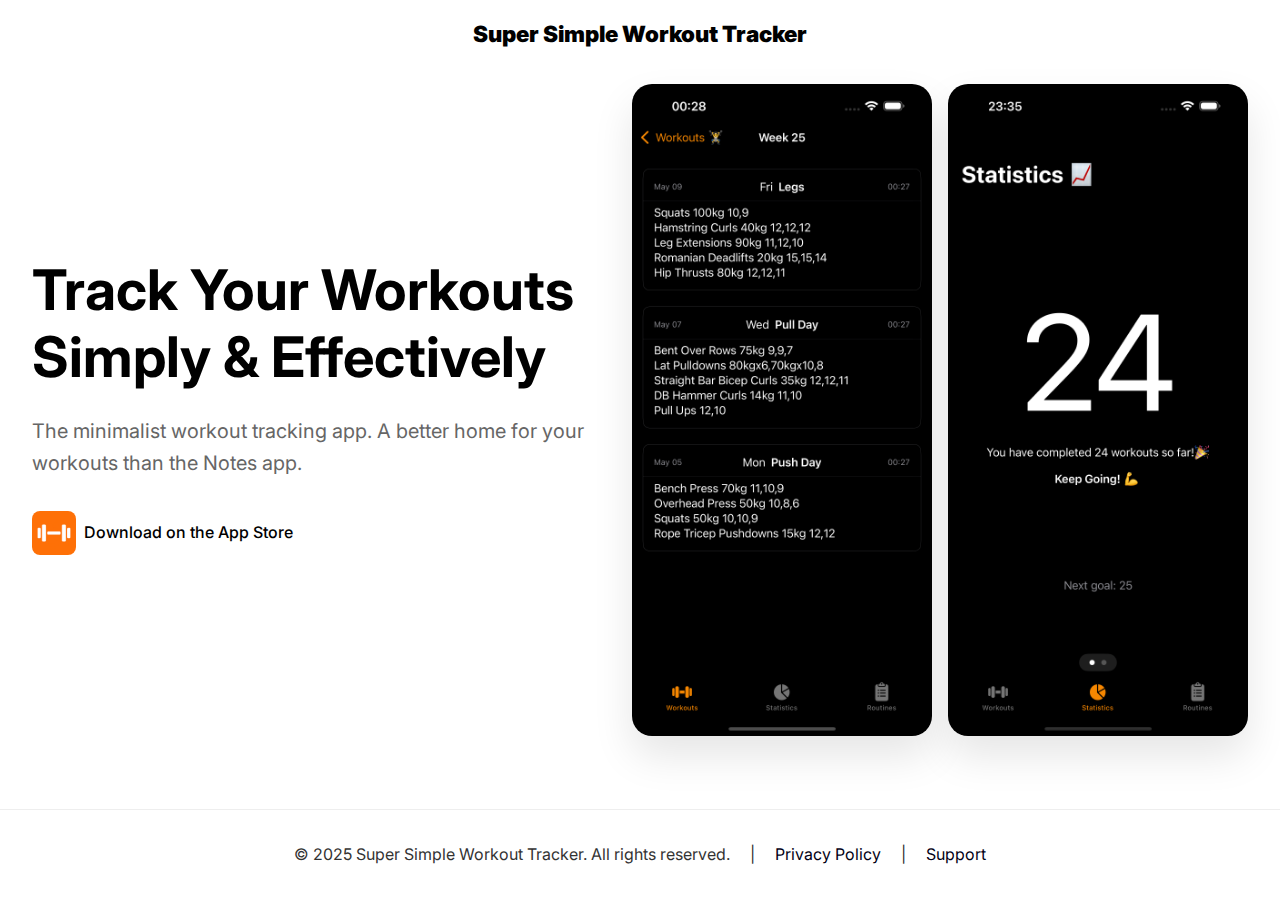
<file: index.html>
<!DOCTYPE html>
<html lang="en">
<head>
    <meta charset="UTF-8">
    <meta name="viewport" content="width=device-width, initial-scale=1.0">
    <title>Super Simple Workout Tracker</title>
    <link rel="stylesheet" href="styles.css">
    <link rel="preconnect" href="https://fonts.googleapis.com">
    <link rel="preconnect" href="https://fonts.gstatic.com" crossorigin>
    <link href="https://fonts.googleapis.com/css2?family=Inter:wght@400;500;600;700&display=swap" rel="stylesheet">
</head>
<body>
    <header>
        <div class="app-name">Super Simple Workout Tracker</div>
    </header>

    <main>
        <section class="hero">
            <div class="hero-content">
                <h1>Track Your Workouts<br>Simply & Effectively</h1>
                <p class="subtitle">The minimalist workout tracking app. A better home for your workouts than the Notes app.</p>
                <a href="https://apps.apple.com/app/super-simple-workout-tracker/id6745487522" class="app-store-button">
                    <img src="my-app-icon.png" alt="Download on the App Store">
                    <span>Download on the App Store</span>
                </a>
            </div>
            <div class="hero-image">
                <div class="screenshot-container">
                    <img src="app-screenshots/week-view.png" alt="Total Workouts View" class="app-screenshot">
                    <img src="app-screenshots/total-workouts.png" alt="Workout List View" class="app-screenshot">

                </div>
            </div>
        </section>
    </main>

    <footer>
        <p>&copy; 2025 Super Simple Workout Tracker. All rights reserved. &nbsp;&nbsp;&nbsp;&nbsp;|&nbsp;&nbsp;&nbsp;&nbsp; <a href="privacy/">Privacy Policy</a> &nbsp;&nbsp;&nbsp;&nbsp;|&nbsp;&nbsp;&nbsp;&nbsp; <a href="support/">Support</a></p>
    </footer>
</body>
</html>
</file>
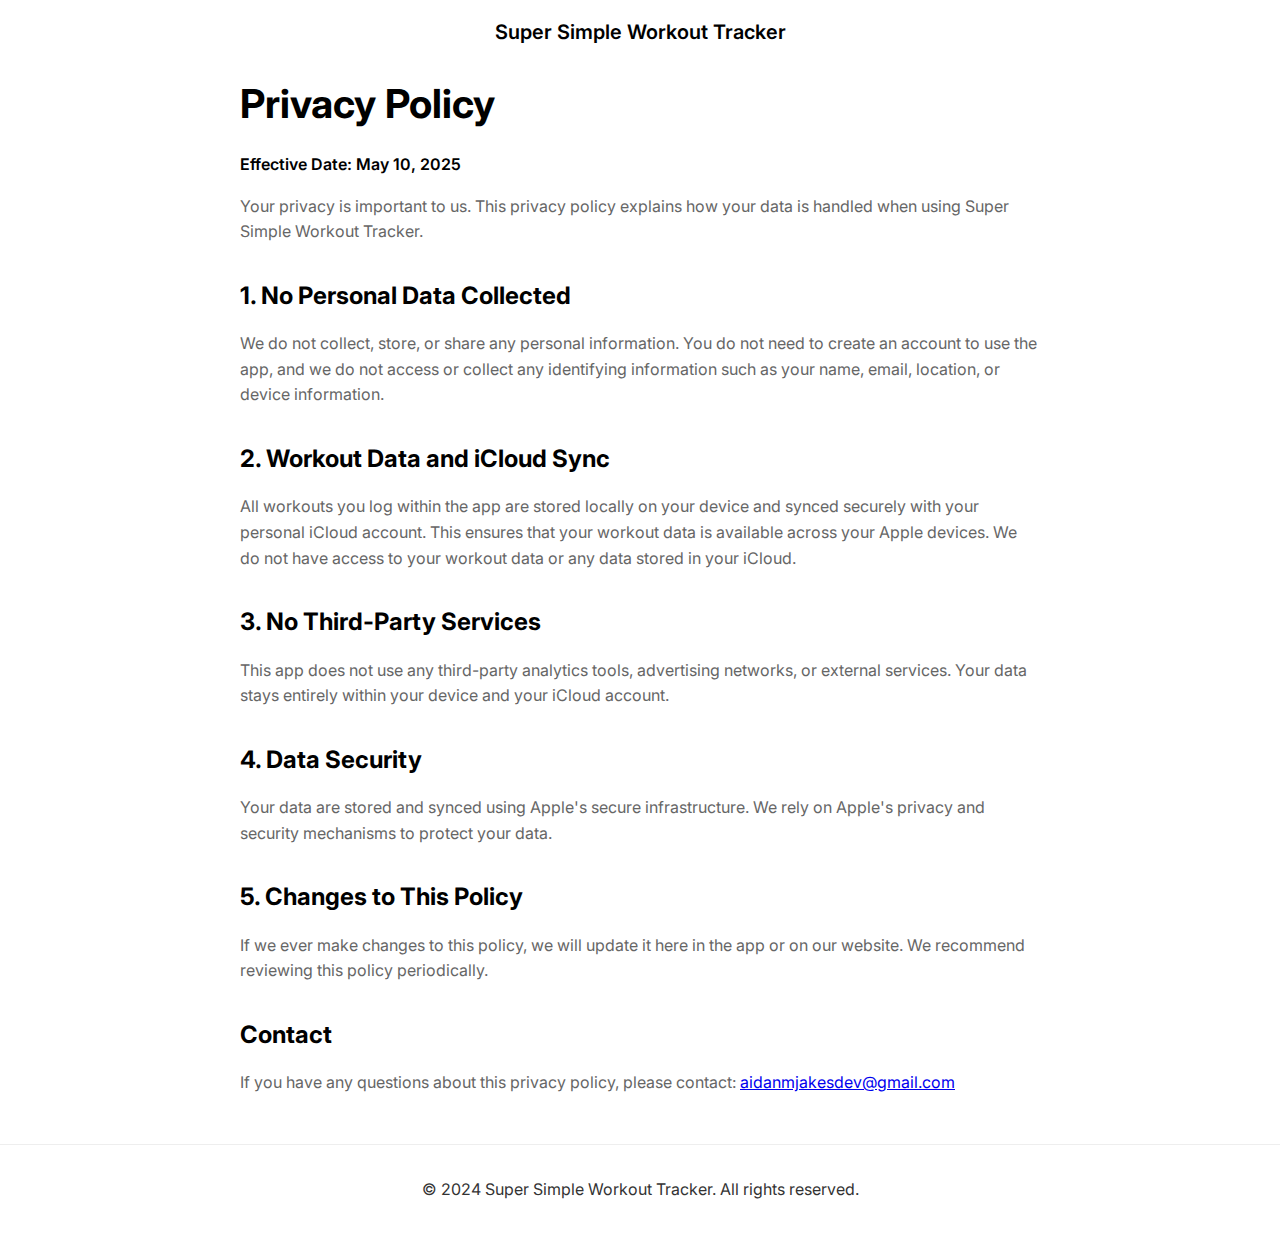
<file: privacy/index.html>
<!DOCTYPE html>
<html lang="en">
<head>
    <meta charset="UTF-8">
    <meta name="viewport" content="width=device-width, initial-scale=1.0">
    <title>Privacy Policy - Super Simple Workout Tracker</title>
    <link rel="stylesheet" href="../styles.css">
    <link href="https://fonts.googleapis.com/css2?family=Inter:wght@400;600;700&display=swap" rel="stylesheet">
</head>
<body>
    <header>
        <a href="../index.html" class="logo">Super Simple Workout Tracker</a>
    </header>

    <main>
        <div class="hero">
            <div class="hero-content">
                <div class="privacy-content">
                    <h1>Privacy Policy</h1>
                    <p>Effective Date: May 10, 2025</p>

                    <p>Your privacy is important to us. This 
                        privacy policy explains how your data is 
                        handled when using Super Simple Workout Tracker.</p>

                    <h2>1. No Personal Data Collected</h2>
                    <p>We do not collect, store, or share any personal information. You do not need to create an account to use the app, and we do not access or collect any identifying information such as your name, email, location, or device information.</p>

                    <h2>2. Workout Data and iCloud Sync</h2>
                    <p>All workouts you log within the app are stored locally 
                        on your device and synced securely with your personal 
                        iCloud account. This ensures 
                        that your workout data is available across your Apple 
                        devices. We do not have access to your workout data or any 
                        data stored in your iCloud.</p>

                    <h2>3. No Third-Party Services</h2>
                    <p>This app does not use any third-party analytics tools, 
                        advertising networks, or external services. 
                        Your data stays entirely within your device and your iCloud account.</p>

                    <h2>4. Data Security</h2>
                    <p>Your data are stored and synced using Apple's secure 
                        infrastructure. We rely on Apple's privacy and security 
                        mechanisms to protect your data.</p>

                    <h2>5. Changes to This Policy</h2>
                    <p>If we ever make changes to this policy, we will update it here in the app or on our website. We recommend reviewing this policy periodically.</p>

                    <h2>Contact</h2>
                    <p>If you have any questions about this privacy policy, please contact: 
                        <a href="mailto:aidanmjakesdev@gmail.com">aidanmjakesdev@gmail.com</a></p>
                </div>
            </div>
        </div>
    </main>

    <footer>
        <p>&copy; 2024 Super Simple Workout Tracker. All rights reserved.</p>
    </footer>
</body>
</html>
</file>
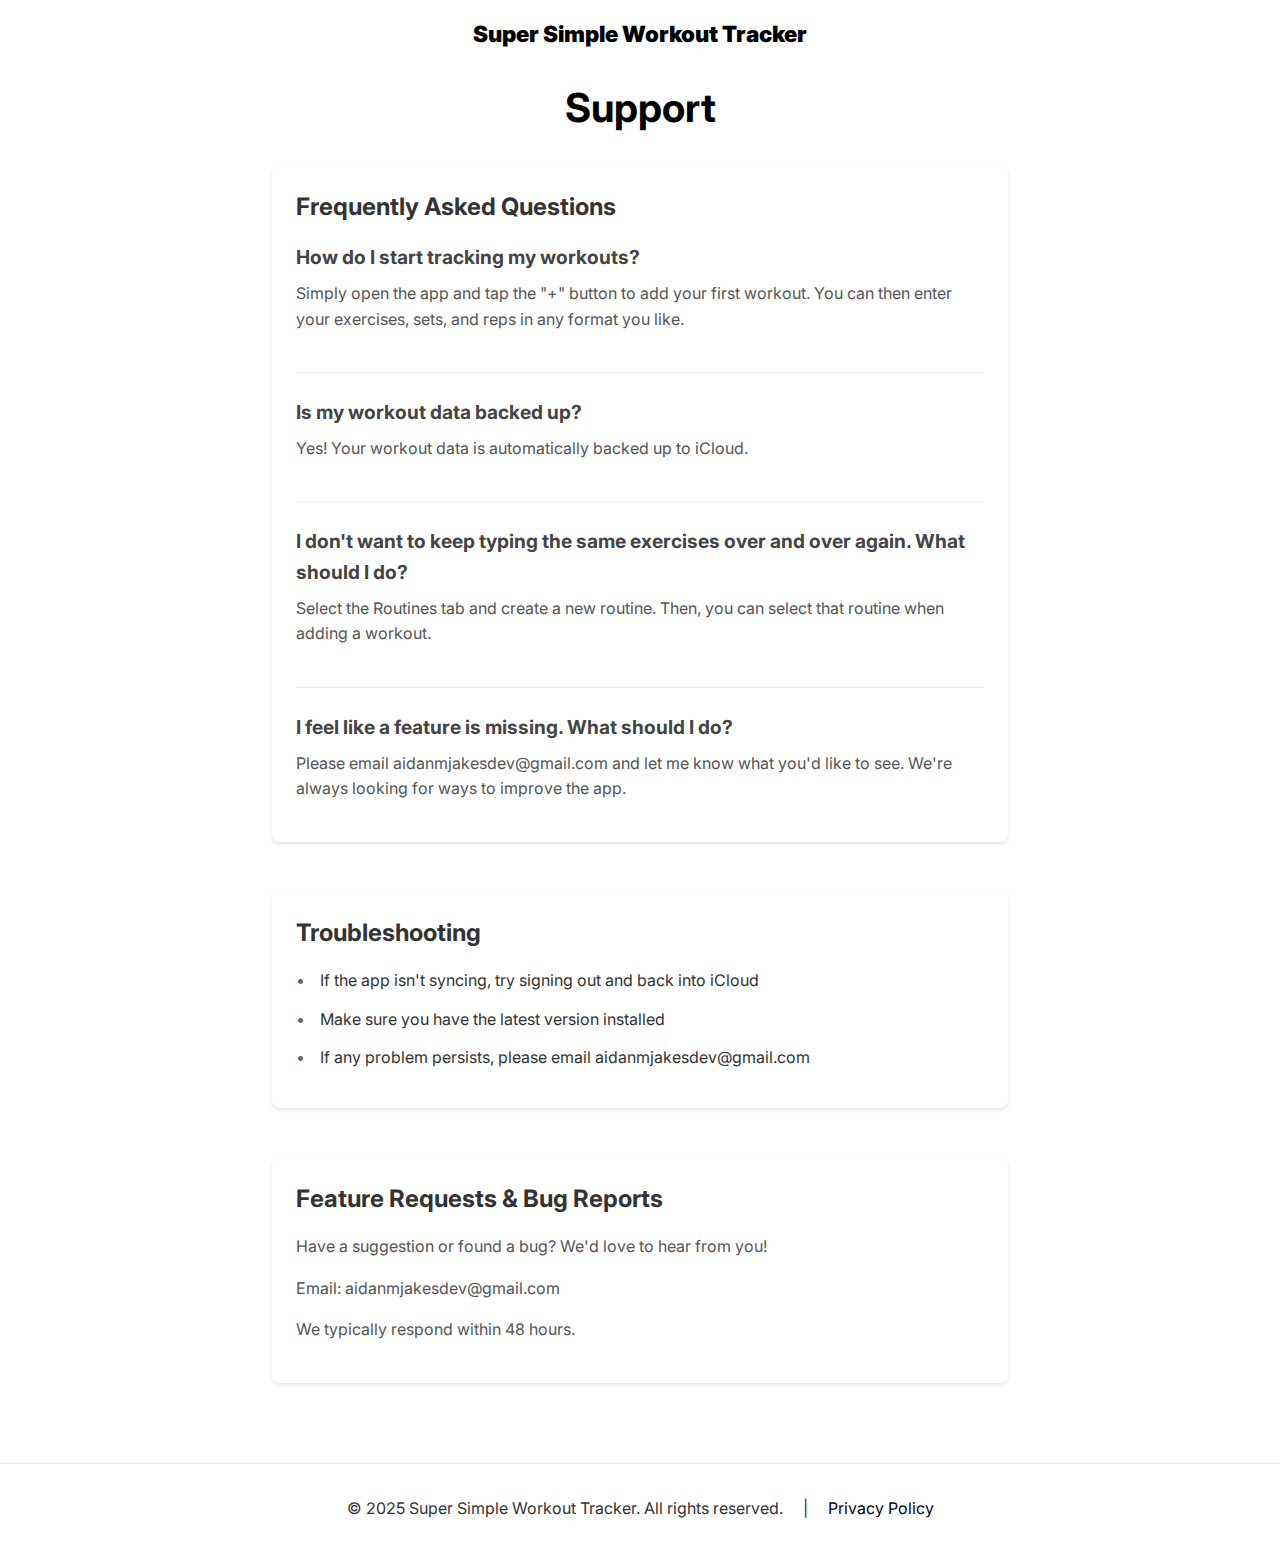
<file: support/index.html>
<!DOCTYPE html>
<html lang="en">
<head>
    <meta charset="UTF-8">
    <meta name="viewport" content="width=device-width, initial-scale=1.0">
    <title>Support - Super Simple Workout Tracker</title>
    <link rel="stylesheet" href="../styles.css">
    <link rel="preconnect" href="https://fonts.googleapis.com">
    <link rel="preconnect" href="https://fonts.gstatic.com" crossorigin>
    <link href="https://fonts.googleapis.com/css2?family=Inter:wght@400;500;600;700&display=swap" rel="stylesheet">
</head>
<body>
    <header>
        <div class="app-name">Super Simple Workout Tracker</div>
    </header>

    <main>
        <section class="support-content">
            <h1>Support</h1>

            <div class="support-section">
                <h2>Frequently Asked Questions</h2>
                
                <div class="faq-item">
                    <h3>How do I start tracking my workouts?</h3>
                    <p>Simply open the app and tap the "+" button to add your first workout.
                        You can then enter your exercises, sets, and reps in any format you like.</p>
                </div>

                <div class="faq-item">
                    <h3>Is my workout data backed up?</h3>
                    <p>Yes! Your workout data is automatically backed up to iCloud. </p>
                </div>

                <div class="faq-item">
                    <h3>I don't want to keep typing the same exercises over and over again. What should I do?</h3>
                    <p>Select the Routines tab and create a new routine. 
                        Then, you can select that routine when adding a workout.
                    </p>
                </div>

                <div class="faq-item">
                    <h3>I feel like a feature is missing. What should I do?</h3>
                    <p>Please email aidanmjakesdev@gmail.com and let me know what you'd like to see. 
                        We're always looking for ways to improve the app.</p>
                </div>
            </div>

            <div class="support-section">
                <h2>Troubleshooting</h2>
                <ul>
                    <li>If the app isn't syncing, try signing out and back into iCloud</li>
                    <li>Make sure you have the latest version installed</li>
                    <li>If any problem persists, please email aidanmjakesdev@gmail.com</li>
                </ul>
            </div>

            <div class="support-section">
                <h2>Feature Requests & Bug Reports</h2>
                <p>Have a suggestion or found a bug? We'd love to hear from you!</p>
                <p>Email: aidanmjakesdev@gmail.com</p>
                <p>We typically respond within 48 hours.</p>
            </div>

        </section>
    </main>

    <footer>
        <p>&copy; 2025 Super Simple Workout Tracker. All rights reserved. &nbsp;&nbsp;&nbsp;&nbsp;|&nbsp;&nbsp;&nbsp;&nbsp; <a href="../privacy/">Privacy Policy</a></p>
    </footer>
</body>
</html>
</file>
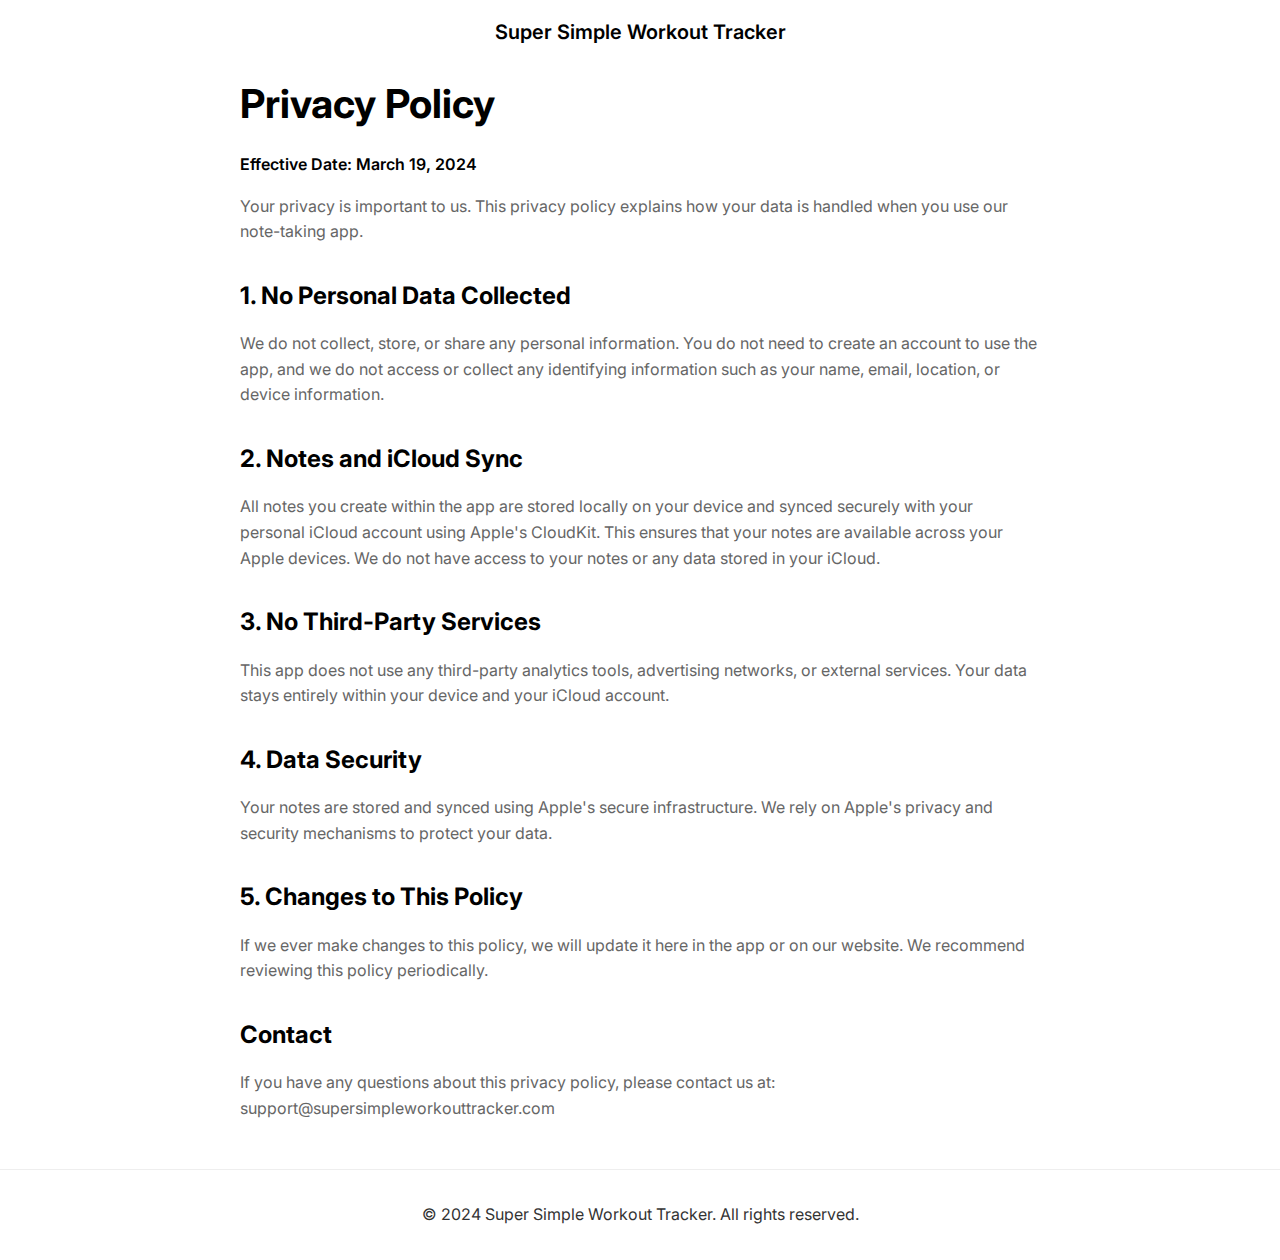
<file: policy.html>
<!DOCTYPE html>
<html lang="en">
<head>
    <meta charset="UTF-8">
    <meta name="viewport" content="width=device-width, initial-scale=1.0">
    <title>Privacy Policy - Super Simple Workout Tracker</title>
    <link rel="stylesheet" href="styles.css">
    <link href="https://fonts.googleapis.com/css2?family=Inter:wght@400;600;700&display=swap" rel="stylesheet">
</head>
<body>
    <header>
        <a href="index.html" class="logo">Super Simple Workout Tracker</a>
    </header>

    <main>
        <div class="hero">
            <div class="hero-content">
                <div class="privacy-content">
                    <h1>Privacy Policy</h1>
                    <p>Effective Date: March 19, 2024</p>

                    <p>Your privacy is important to us. This privacy policy explains how your data is handled when you use our note-taking app.</p>

                    <h2>1. No Personal Data Collected</h2>
                    <p>We do not collect, store, or share any personal information. You do not need to create an account to use the app, and we do not access or collect any identifying information such as your name, email, location, or device information.</p>

                    <h2>2. Notes and iCloud Sync</h2>
                    <p>All notes you create within the app are stored locally on your device and synced securely with your personal iCloud account using Apple's CloudKit. This ensures that your notes are available across your Apple devices. We do not have access to your notes or any data stored in your iCloud.</p>

                    <h2>3. No Third-Party Services</h2>
                    <p>This app does not use any third-party analytics tools, advertising networks, or external services. Your data stays entirely within your device and your iCloud account.</p>

                    <h2>4. Data Security</h2>
                    <p>Your notes are stored and synced using Apple's secure infrastructure. We rely on Apple's privacy and security mechanisms to protect your data.</p>

                    <h2>5. Changes to This Policy</h2>
                    <p>If we ever make changes to this policy, we will update it here in the app or on our website. We recommend reviewing this policy periodically.</p>

                    <h2>Contact</h2>
                    <p>If you have any questions about this privacy policy, please contact us at: support@supersimpleworkouttracker.com</p>
                </div>
            </div>
        </div>
    </main>

    <footer>
        <p>&copy; 2024 Super Simple Workout Tracker. All rights reserved.</p>
    </footer>
</body>
</html>
</file>
<file: styles.css>
* {
    margin: 0;
    padding: 0;
    box-sizing: border-box;
}

html, body {
    height: 100%;
}

body {
    font-family: 'Inter', -apple-system, BlinkMacSystemFont, sans-serif;
    line-height: 1.6;
    color: #333;
    background-color: #fff;
    display: flex;
    flex-direction: column;
    min-height: 100vh;
}

header {
    margin-top: 1rem;
    padding-left: 2rem;
    padding-right: 2rem;
    background-color: #fff;
    display: flex;
    align-items: center;
    justify-content: center;
}

.logo {
    font-size: 1.25rem;
    font-weight: 600;
    color: #000;
    text-decoration: none;
    display: inline-block;
}

.app-name {
    font-size: 1.4rem;
    font-weight: 900;
    color: #000;
}

.hero {
    display: flex;
    align-items: center;
    justify-content: space-between;
    padding: 2rem 2rem;
    max-width: 1400px;
    margin: 0 auto;
    gap: 2rem;
}

.hero-content {
    flex: 1;
    max-width: 1400px;
}

h1 {
    font-size: 3.5rem;
    font-weight: 700;
    line-height: 1.2;
    margin-bottom: 1.5rem;
    color: #000;
}

.subtitle {
    font-size: 1.25rem;
    color: #666;
    margin-bottom: 2rem;
}

.hero-image {
    flex: 1;
    display: flex;
    justify-content: center;
    align-items: center;
}

.screenshot-container {
    display: flex;
    gap: 1rem;
    justify-content: center;
    align-items: center;
}

.app-screenshot {
    width: 280px;
    height: auto;
    border-radius: 20px;
    box-shadow: 0 20px 40px rgba(0, 0, 0, 0.1);
}

.hero-image img {
    width: 300px;
    height: auto;
    border-radius: 20px;
    box-shadow: 0 20px 40px rgba(0, 0, 0, 0.1);
}

.app-store-button {
    display: inline-flex;
    align-items: center;
    column-gap: 0.5rem;
    text-decoration: none;
    font-weight: 500;
    color: #000;
}

.app-store-button img {
    height: 44px;
    width: auto;
    border-radius: 8px;
}

.features {
    padding: 4rem 2rem;
    background-color: #f8f8f8;
}

.features h2 {
    text-align: center;
    font-size: 2.5rem;
    margin-bottom: 3rem;
}

.feature-grid {
    display: grid;
    grid-template-columns: repeat(auto-fit, minmax(300px, 1fr));
    gap: 2rem;
    max-width: 1200px;
    margin: 0 auto;
}

.feature-card {
    background: #fff;
    padding: 2rem;
    border-radius: 12px;
    box-shadow: 0 4px 6px rgba(0, 0, 0, 0.05);
}

.feature-card h3 {
    font-size: 1.5rem;
    margin-bottom: 1rem;
    color: #000;
}

.feature-card p {
    color: #666;
}

main {
    flex: 1 0 auto;
    padding-top: 0rem;
}

footer {
    text-align: center;
    padding: 2rem;
    background-color: #fff;
    border-top: 1px solid #eee;
    flex-shrink: 0;
}

footer a {
    text-decoration: none;
    color: #020015;
}

.privacy-content {
    max-width: 800px;
    margin: 0 auto;
}

.privacy-content h1 {
    font-size: 2.5rem;
    margin-bottom: 1.5rem;
    color: #000;
}

.privacy-content h2 {
    font-size: 1.5rem;
    margin: 2rem 0 1rem;
    color: #000;
}

.privacy-content p {
    margin-bottom: 1rem;
    color: #666;
}

.privacy-content p:first-of-type {
    font-weight: 600;
    color: #000;
}

/* Support Page Styles */
.support-content {
    max-width: 800px;
    margin: 0 auto;
    padding: 2rem;
}

.support-content h1 {
    font-size: 2.5rem;
    margin-bottom: 2rem;
    text-align: center;
}

.support-section {
    margin-bottom: 3rem;
    padding: 1.5rem;
    background: #ffffff;
    border-radius: 8px;
    box-shadow: 0 2px 4px rgba(0, 0, 0, 0.1);
}

.support-section h2 {
    font-size: 1.5rem;
    margin-bottom: 1rem;
    color: #333;
}

.faq-item {
    margin-bottom: 1.5rem;
    padding-bottom: 1.5rem;
    border-bottom: 1px solid #eee;
}

.faq-item:last-child {
    border-bottom: none;
    margin-bottom: 0;
    padding-bottom: 0;
}

.faq-item h3 {
    font-size: 1.2rem;
    margin-bottom: 0.5rem;
    color: #444;
}

.support-section ul {
    list-style-type: none;
    padding-left: 0;
}

.support-section ul li {
    margin-bottom: 0.8rem;
    padding-left: 1.5rem;
    position: relative;
}

.support-section ul li:before {
    content: "•";
    position: absolute;
    left: 0;
    color: #666;
}

.support-section p {
    margin-bottom: 1rem;
    line-height: 1.6;
    color: #555;
}

@media (max-width: 768px) {
    .hero {
        flex-direction: column;
        text-align: center;
        padding: 1rem 1rem;
    }

    h1 {
        font-size: 2.5rem;
    }

    .hero-content {
        max-width: 100%;
    }

    .feature-grid {
        grid-template-columns: 1fr;
    }

    .screenshot-container {
        flex-direction: column;
    }
    
    .app-screenshot {
        max-width: 250px;
    }

    .support-content {
        padding: 1rem;
    }
    
    .support-content h1 {
        font-size: 2rem;
    }
    
    .support-section {
        padding: 1rem;
    }
}
</file>
